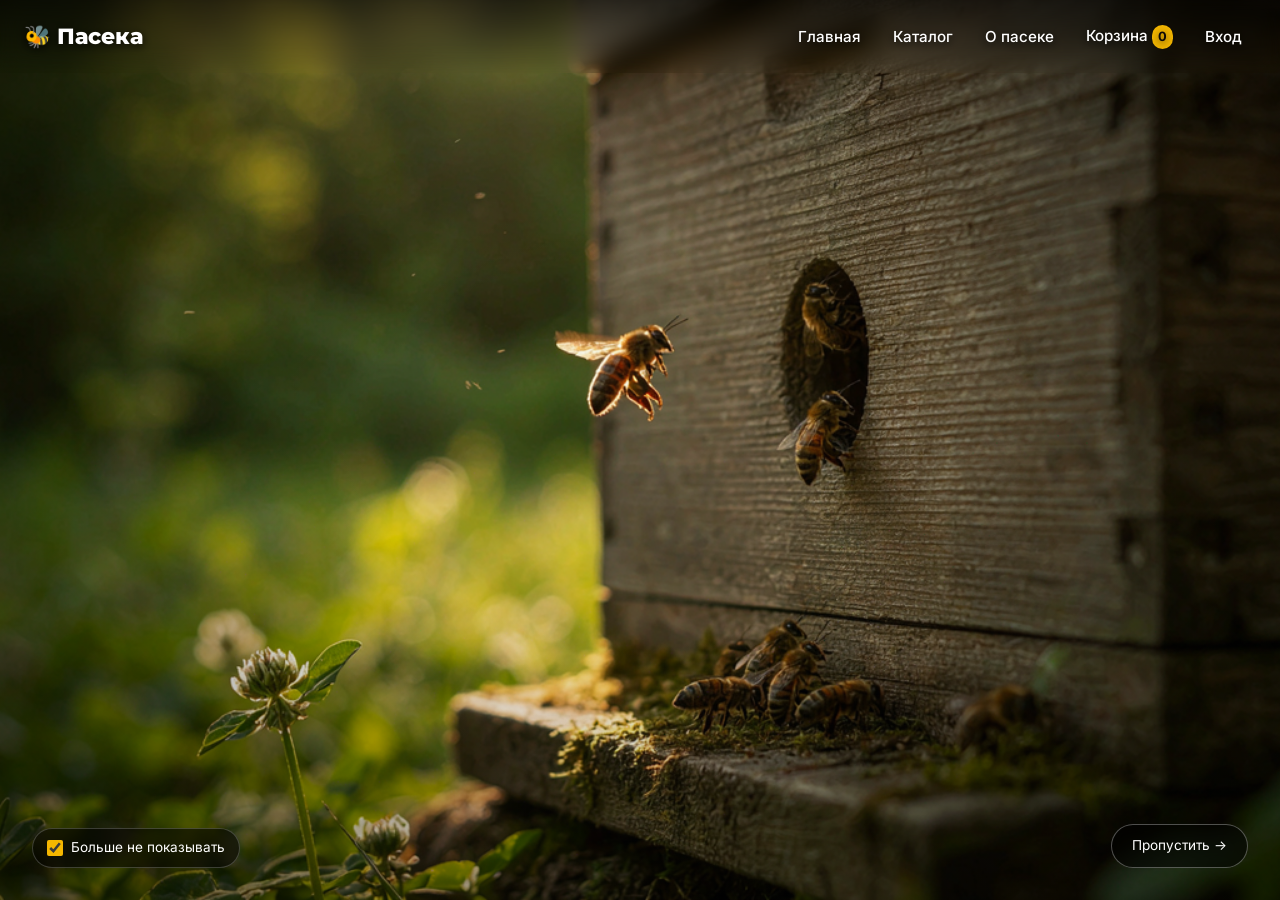
<file: index.html>
<!DOCTYPE html>
<html lang="ru">
<head>
    <meta charset="UTF-8">
    <meta name="viewport" content="width=device-width, initial-scale=1.0">
    <title>Пасека — натуральный мёд</title>
    <link rel="preconnect" href="https://fonts.googleapis.com">
    <link rel="preconnect" href="https://fonts.gstatic.com" crossorigin>
    <link href="https://fonts.googleapis.com/css2?family=Inter:wght@400;500;600&family=Montserrat:wght@700;800&display=swap" rel="stylesheet">
    <!-- Относительные пути к стилям -->
    <link rel="stylesheet" href="css/style.css">
    <link rel="stylesheet" href="css/hive.css">
</head>
<body class="hive-theme">

<header class="site-header">
    <a href="index.html" class="logo">🐝 Пасека</a>
    <nav class="site-nav">
        <a href="index.html">Главная</a>
        <a href="catalog.html">Каталог</a>
        <a href="about.html">О пасеке</a>
        <a href="cart.html">Корзина<span id="cart-count">0</span></a>
        <span id="auth-nav" style="display:inline-flex; gap:4px; align-items:center;"></span>
    </nav>
    <script>
    document.addEventListener('DOMContentLoaded', () => {
        const authNav = document.getElementById('auth-nav');
        if (!authNav) return;
        const user = JSON.parse(localStorage.getItem('current_user') || 'null');
        if (user) {
            if (user.role === 'admin') {
                authNav.innerHTML = `<a href="admin.html" style="color: var(--primary); font-weight: bold;">⚙️ Админ-панель</a><a href="#" id="logout-btn" style="color: #ff6b6b;">Выход</a>`;
            } else {
                authNav.innerHTML = `<a href="profile.html" style="color: var(--primary);">👤 ${user.name}</a><a href="#" id="logout-btn" style="color: #ff6b6b;">Выход</a>`;
            }
            document.getElementById('logout-btn').addEventListener('click', (e) => {
                e.preventDefault(); localStorage.removeItem('current_user'); window.location.href = 'index.html';
            });
        } else {
            authNav.innerHTML = `<a href="login.html">Вход</a>`;
        }
    });
    </script>
</header>

<main class="container" style="padding: 0; max-width: none;">
    <section class="hive-hero" id="hive-hero">
        
        <!-- ВИДЕО-ИНТРО -->
        <div class="hive-video" id="hive-video">
            <video id="hive-video-el" class="hive-video__el" autoplay muted playsinline poster="img/hive-outside.jpg">
                <source src="img/hive-intro.mp4" type="video/mp4">
            </video>
            <div class="hive-video__vignette"></div>
            <button class="hive-skip" id="hive-skip" type="button">Пропустить →</button>
            <label class="hive-video__dontshow">
                <input type="checkbox" id="hive-dontshow" checked> 
                <span>Больше не показывать</span>
            </label>
        </div>

        <!-- ФОН С СОТАМИ -->
        <div class="hive-scene" id="hive-inside">
            <div class="hive-scene__bg" style="background-image: url('img/hive-inside.jpg');"></div>
            <div class="hive-scene__vignette"></div>
            
            <div class="hive-content">
                <h1 class="hive-title">Что ищем в улье?</h1>
                <p class="hive-subtitle">Выберите категорию — и пчела покажет дорогу</p>
                
                <!-- Меню-соты (статичное, без PHP) -->
                <div class="honeycomb-menu">
                    <a href="catalog.html" class="hex">
                        <span class="face">Все</span>
                    </a>
                    <a href="catalog.html?category=1" class="hex">
                        <span class="face">Мёд</span>
                    </a>
                    <a href="catalog.html?category=2" class="hex">
                        <span class="face">Свечи и воск</span>
                    </a>
                    <a href="catalog.html?category=3" class="hex">
                        <span class="face">Подарочные наборы</span>
                    </a>
                </div>
            </div>
        </div>
    </section>
</main>

<footer class="site-footer">
    © 2026 Пасека. Все права защищены.
</footer>

<!-- Подключаем скрипты -->
<script src="js/main.js"></script>
<script src="js/hive.js"></script>
</body>
</html>
</file>
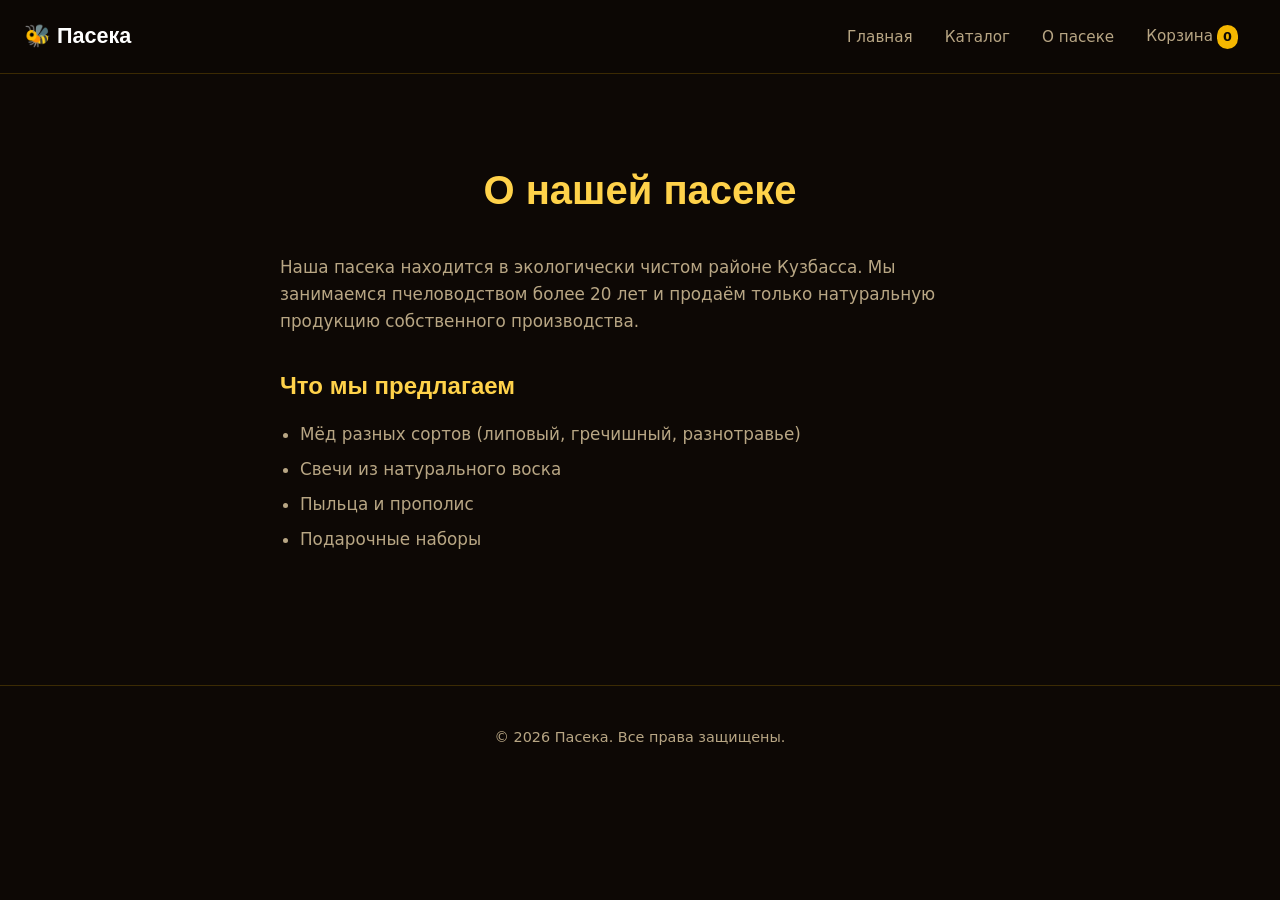
<file: about.html>
<!DOCTYPE html>
<html lang="ru">
<head>
    <meta charset="UTF-8">
    <meta name="viewport" content="width=device-width, initial-scale=1.0">
    <title>О пасеке — Пасека</title>
    <link rel="stylesheet" href="css/style.css">
</head>
<body class="hive-theme">
<header class="site-header">
    <a href="index.html" class="logo">🐝 Пасека</a>
    <nav class="site-nav">
        <a href="index.html">Главная</a>
        <a href="catalog.html">Каталог</a>
        <a href="about.html">О пасеке</a>
        <a href="cart.html">Корзина<span id="cart-count">0</span></a>
        <span id="auth-nav"></span>
    </nav>
</header>

<main class="container">
    <section class="section" style="padding: 60px 20px;">
        <div style="max-width: 720px; margin: 0 auto;">
            <h1 style="text-align:center; margin-bottom: 32px;">О нашей пасеке</h1>
            <p style="margin-bottom: 24px; font-size: 1.05rem;">Наша пасека находится в экологически чистом районе Кузбасса. Мы занимаемся пчеловодством более 20 лет и продаём только натуральную продукцию собственного производства.</p>
            <h2 style="margin: 32px 0 16px;">Что мы предлагаем</h2>
            <ul style="margin-left: 20px; color: var(--text-muted); font-size: 1.05rem;">
                <li style="margin-bottom: 8px;">Мёд разных сортов (липовый, гречишный, разнотравье)</li>
                <li style="margin-bottom: 8px;">Свечи из натурального воска</li>
                <li style="margin-bottom: 8px;">Пыльца и прополис</li>
                <li style="margin-bottom: 8px;">Подарочные наборы</li>
            </ul>
        </div>
    </section>
</main>

<footer class="site-footer">
    © 2026 Пасека. Все права защищены.
</footer>

<script src="js/main.js"></script>
</body>
</html>
</file>
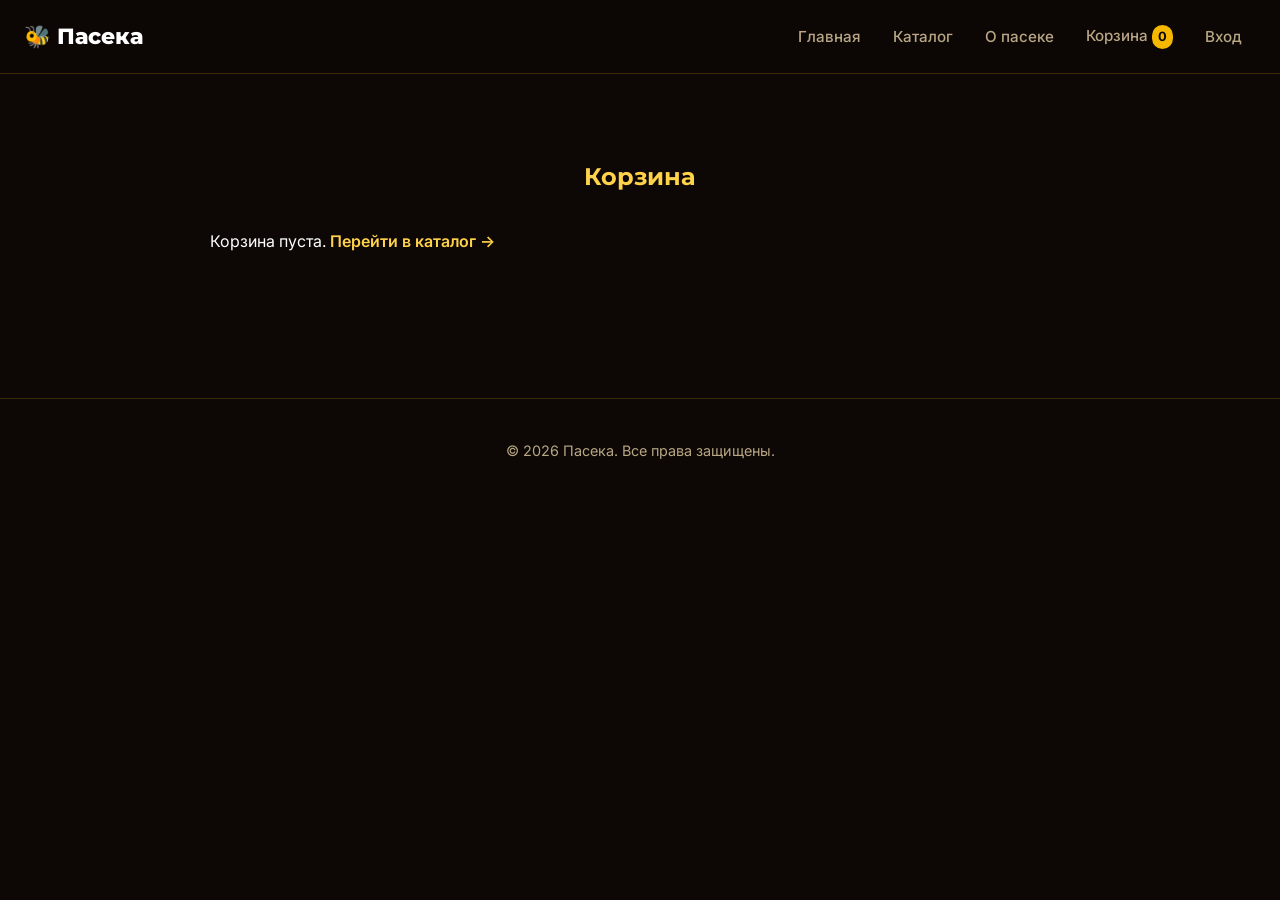
<file: cart.html>
<!DOCTYPE html>
<html lang="ru">
<head>
    <meta charset="UTF-8">
    <meta name="viewport" content="width=device-width, initial-scale=1.0">
    <title>Корзина — Пасека</title>
    <link rel="preconnect" href="https://fonts.googleapis.com">
    <link rel="preconnect" href="https://fonts.gstatic.com" crossorigin>
    <link href="https://fonts.googleapis.com/css2?family=Inter:wght@400;500;600&family=Montserrat:wght@700;800&display=swap" rel="stylesheet">
    <!-- Относительный путь к CSS -->
    <link rel="stylesheet" href="css/style.css">
</head>
<body class="hive-theme">
<header class="site-header">
    <a href="index.html" class="logo">🐝 Пасека</a>
    <nav class="site-nav">
        <a href="index.html">Главная</a>
        <a href="catalog.html">Каталог</a>
        <a href="about.html">О пасеке</a>
        <a href="cart.html">Корзина<span id="cart-count">0</span></a>
        <span id="auth-nav" style="display:inline-flex; gap:4px; align-items:center;"></span>
    </nav>
    <script>
    document.addEventListener('DOMContentLoaded', () => {
        const authNav = document.getElementById('auth-nav');
        if (!authNav) return;
        const user = JSON.parse(localStorage.getItem('current_user') || 'null');
        if (user) {
            if (user.role === 'admin') {
                authNav.innerHTML = `<a href="admin.html" style="color: var(--primary); font-weight: bold;">⚙️ Админ-панель</a><a href="#" id="logout-btn" style="color: #ff6b6b;">Выход</a>`;
            } else {
                authNav.innerHTML = `<a href="profile.html" style="color: var(--primary);">👤 ${user.name}</a><a href="#" id="logout-btn" style="color: #ff6b6b;">Выход</a>`;
            }
            document.getElementById('logout-btn').addEventListener('click', (e) => {
                e.preventDefault(); localStorage.removeItem('current_user'); window.location.href = 'index.html';
            });
        } else {
            authNav.innerHTML = `<a href="login.html">Вход</a>`;
        }
    });
    </script>
</header>

<main class="container">
    <section class="cart-page">
        <h1>Корзина</h1>
        <div id="cart-empty" class="hidden">
            <p>Корзина пуста. <a href="catalog.html" style="color: var(--primary-hover); font-weight: 600;">Перейти в каталог →</a></p>
        </div>
        <div id="cart-content" class="hidden">
            <table class="cart-table">
                <thead>
                    <tr>
                        <th>Товар</th>
                        <th>Цена</th>
                        <th>Количество</th>
                        <th>Сумма</th>
                        <th></th>
                    </tr>
                </thead>
                <tbody id="cart-items"></tbody>
                <tfoot>
                    <tr>
                        <td colspan="3" class="right"><strong>Итого:</strong></td>
                        <td colspan="2"><strong id="cart-total">0 ₽</strong></td>
                    </tr>
                </tfoot>
            </table>
            
            <h2 style="margin: 32px 0 20px;">Оформление заказа</h2>
            <form id="order-form" class="order-form">
                <label>Имя *<input type="text" name="name" required maxlength="100"></label>
                <label>Телефон *<input type="tel" name="phone" required maxlength="20" placeholder="+7 (999) 123-45-67" pattern="[\d\s\+\-\(\)]{10,20}" title="Введите корректный номер"></label>
                <label>Адрес доставки *<textarea name="address" required rows="3" maxlength="500"></textarea></label>
                <label>Комментарий<textarea name="comment" rows="2" maxlength="500"></textarea></label>
                <button type="submit">Оформить заказ</button>
                <p id="order-message"></p>
            </form>
        </div>
    </section>
</main> <!-- Закрывающий тег main -->

<footer class="site-footer">
    © 2026 Пасека. Все права защищены.
</footer>

<!-- Относительные пути к скриптам -->
<script src="js/main.js"></script>
<!-- Скрипт hive.js здесь не нужен, так как видео-интро есть только на главной -->
</body>
</html>
</file>
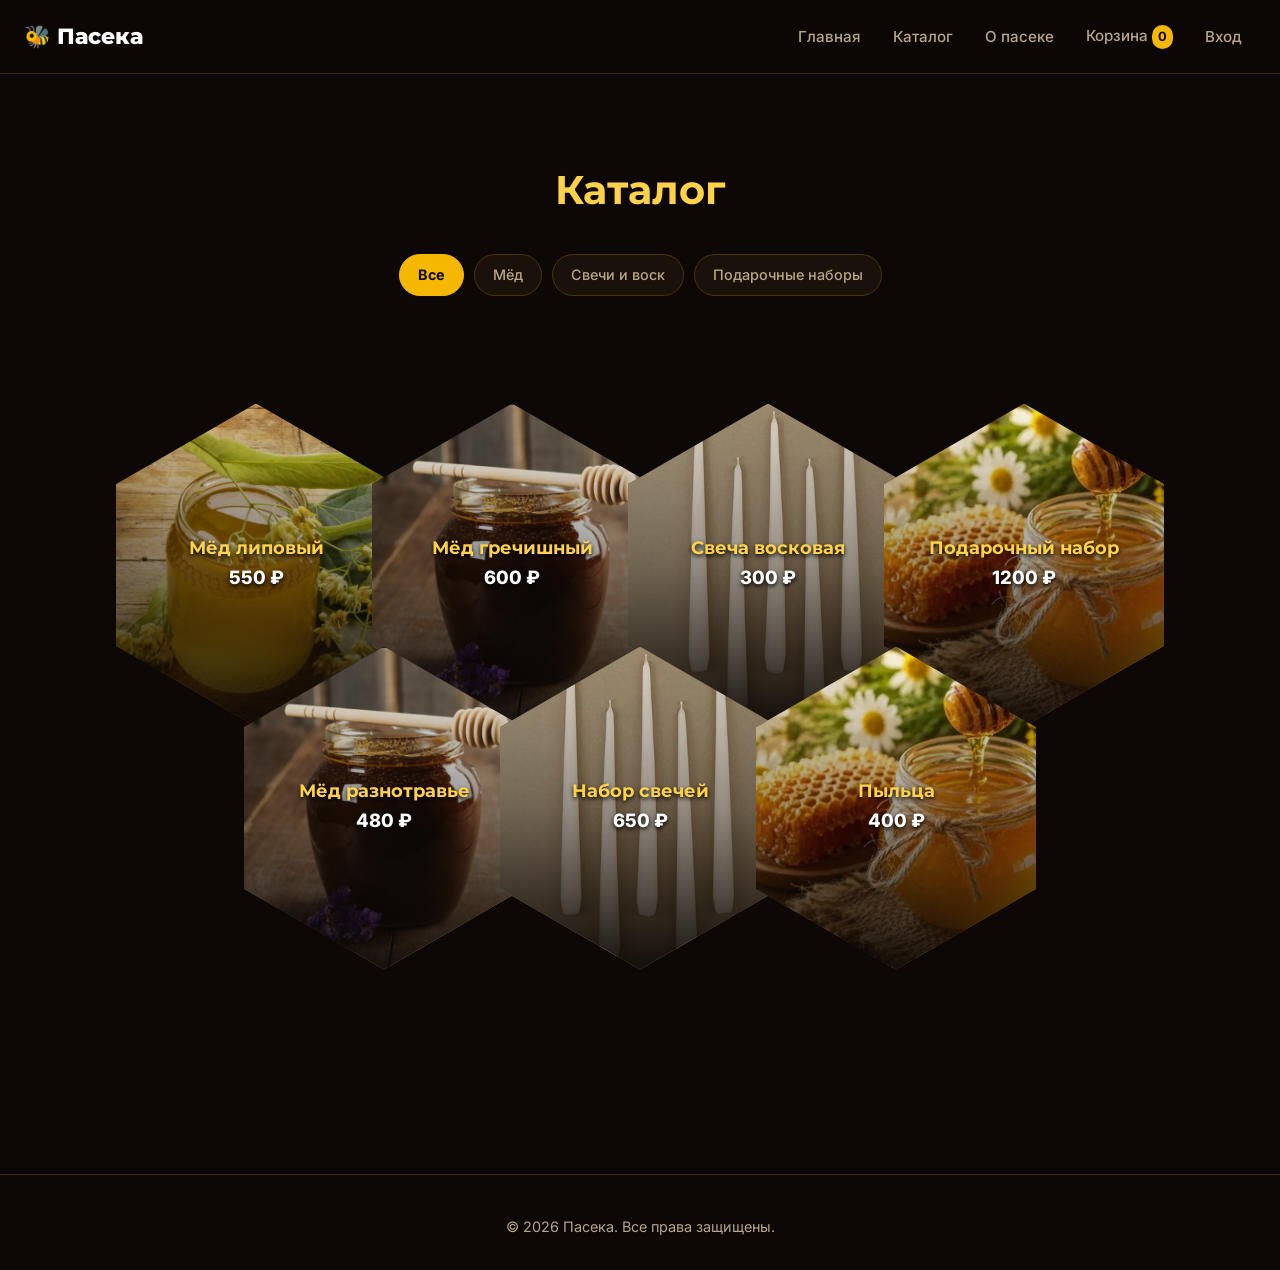
<file: catalog.html>
<!DOCTYPE html>
<html lang="ru">
<head>
    <meta charset="UTF-8">
    <meta name="viewport" content="width=device-width, initial-scale=1.0">
    <title>Каталог — Пасека</title>
    <link rel="preconnect" href="https://fonts.googleapis.com">
    <link rel="preconnect" href="https://fonts.gstatic.com" crossorigin>
    <link href="https://fonts.googleapis.com/css2?family=Inter:wght@400;500;600&family=Montserrat:wght@700;800&display=swap" rel="stylesheet">
    <!-- Относительный путь к CSS -->
    <link rel="stylesheet" href="css/style.css">
</head>
<body class="hive-theme">
<header class="site-header">
    <a href="index.html" class="logo">🐝 Пасека</a>
    <nav class="site-nav">
        <a href="index.html">Главная</a>
        <a href="catalog.html">Каталог</a>
        <a href="about.html">О пасеке</a>
        <a href="cart.html">Корзина<span id="cart-count">0</span></a>
        <span id="auth-nav" style="display:inline-flex; gap:4px; align-items:center;"></span>
    </nav>
    <script>
    document.addEventListener('DOMContentLoaded', () => {
        const authNav = document.getElementById('auth-nav');
        if (!authNav) return;
        const user = JSON.parse(localStorage.getItem('current_user') || 'null');
        if (user) {
            if (user.role === 'admin') {
                authNav.innerHTML = `<a href="admin.html" style="color: var(--primary); font-weight: bold;">⚙️ Админ-панель</a><a href="#" id="logout-btn" style="color: #ff6b6b;">Выход</a>`;
            } else {
                authNav.innerHTML = `<a href="profile.html" style="color: var(--primary);">👤 ${user.name}</a><a href="#" id="logout-btn" style="color: #ff6b6b;">Выход</a>`;
            }
            document.getElementById('logout-btn').addEventListener('click', (e) => {
                e.preventDefault(); localStorage.removeItem('current_user'); window.location.href = 'index.html';
            });
        } else {
            authNav.innerHTML = `<a href="login.html">Вход</a>`;
        }
    });
    </script>
</header>

<main class="container">
    <section class="catalog-page">
        <h1>Каталог</h1>
        
        <!-- Кнопки категорий (статические ссылки) -->
        <nav class="categories">
            <a href="catalog.html" id="cat-all">Все</a>
            <a href="catalog.html?category=1" id="cat-1">Мёд</a>
            <a href="catalog.html?category=2" id="cat-2">Свечи и воск</a>
            <a href="catalog.html?category=3" id="cat-3">Подарочные наборы</a>
        </nav>
        
        <!-- Сюда JavaScript будет вставлять карточки товаров -->
        <div class="honeycomb-grid" id="catalog-grid"></div>
    </section>
</main>

<footer class="site-footer">
    © 2026 Пасека. Все права защищены.
</footer>

<script src="js/main.js"></script>
<!-- Подключаем скрипт для каталога -->
<script src="js/catalog.js"></script>
</body>
</html>
</file>
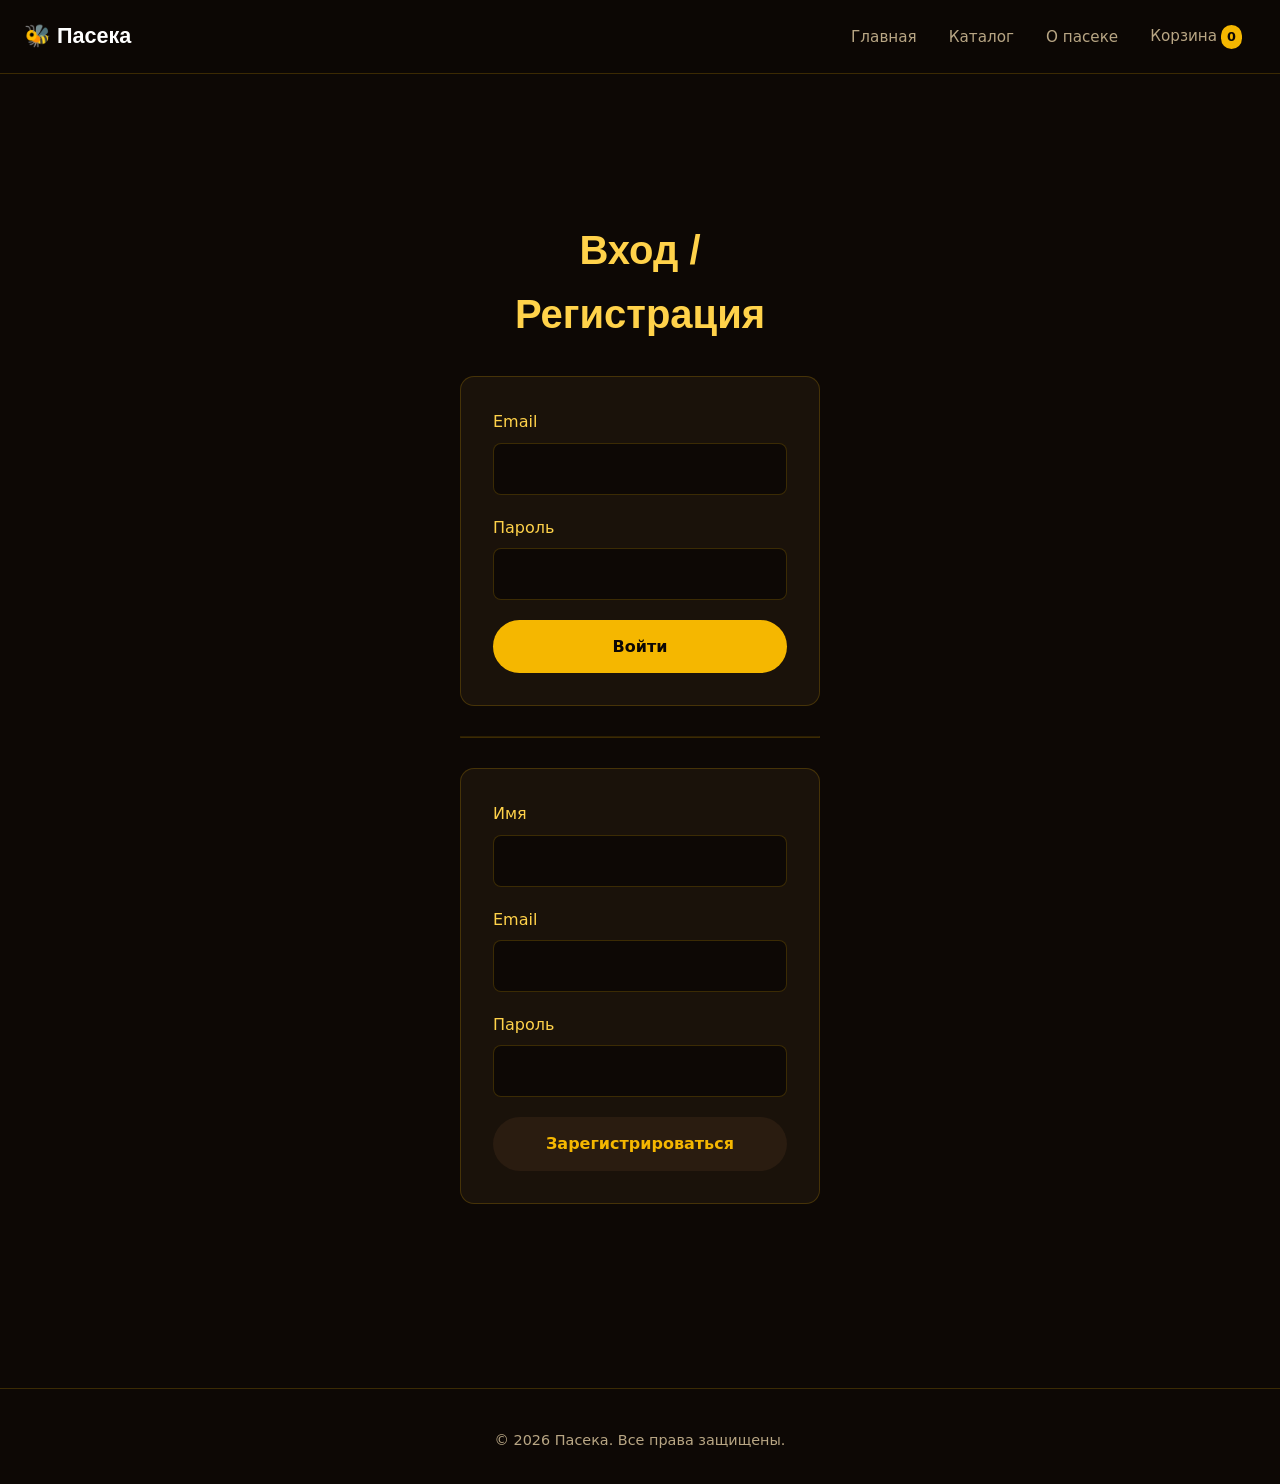
<file: login.html>
<!DOCTYPE html>
<html lang="ru">
<head>
    <meta charset="UTF-8">
    <meta name="viewport" content="width=device-width, initial-scale=1.0">
    <title>Вход — Пасека</title>
    <link rel="stylesheet" href="css/style.css">
</head>
<body class="hive-theme">
<header class="site-header">
    <a href="index.html" class="logo">🐝 Пасека</a>
    <nav class="site-nav">
        <a href="index.html">Главная</a>
        <a href="catalog.html">Каталог</a>
        <a href="about.html">О пасеке</a>
        <a href="cart.html">Корзина<span id="cart-count">0</span></a>
    </nav>
</header>

<main class="container">
    <section class="section" style="max-width: 400px; margin: 60px auto;">
        <h1 style="text-align:center; margin-bottom: 30px;">Вход / Регистрация</h1>
        <p id="auth-msg" style="text-align:center; margin-bottom: 20px; font-weight: bold;"></p>
        
        <!-- Форма входа -->
        <form id="login-form" class="order-form" style="max-width: 100%;">
            <label>Email <input type="email" id="login-email" required></label>
            <label>Пароль <input type="password" id="login-pass" required></label>
            <button type="submit" class="btn-add">Войти</button>
        </form>
        
        <hr style="border-color: var(--border); margin: 30px 0;">
        
        <!-- Форма регистрации -->
        <form id="register-form" class="order-form" style="max-width: 100%;">
            <label>Имя <input type="text" id="reg-name" required></label>
            <label>Email <input type="email" id="reg-email" required></label>
            <label>Пароль <input type="password" id="reg-pass" required></label>
            <button type="submit" class="btn-add" style="background: var(--surface-2); color: var(--primary);">Зарегистрироваться</button>
        </form>
    </section>
</main>

<footer class="site-footer">
    © 2026 Пасека. Все права защищены.
</footer>

<script src="js/auth.js"></script>
<script>
document.addEventListener('DOMContentLoaded', () => {
    const msg = document.getElementById('auth-msg');

    document.getElementById('login-form').addEventListener('submit', (e) => {
        e.preventDefault();
        const res = auth.login(document.getElementById('login-email').value, document.getElementById('login-pass').value);
        if (res.success) {
            window.location.href = res.role === 'admin' ? 'admin.html' : 'profile.html';
        } else {
            msg.textContent = res.error; 
            msg.style.color = '#ff6b6b';
        }
    });

    document.getElementById('register-form').addEventListener('submit', (e) => {
        e.preventDefault();
        const res = auth.register(document.getElementById('reg-name').value, document.getElementById('reg-email').value, document.getElementById('reg-pass').value);
        if (res.success) { 
            msg.textContent = 'Успешно! Теперь можете войти.'; 
            msg.style.color = '#4ade80'; 
        } else { 
            msg.textContent = res.error; 
            msg.style.color = '#ff6b6b'; 
        }
    });
});
</script>
</body>
</html>
</file>
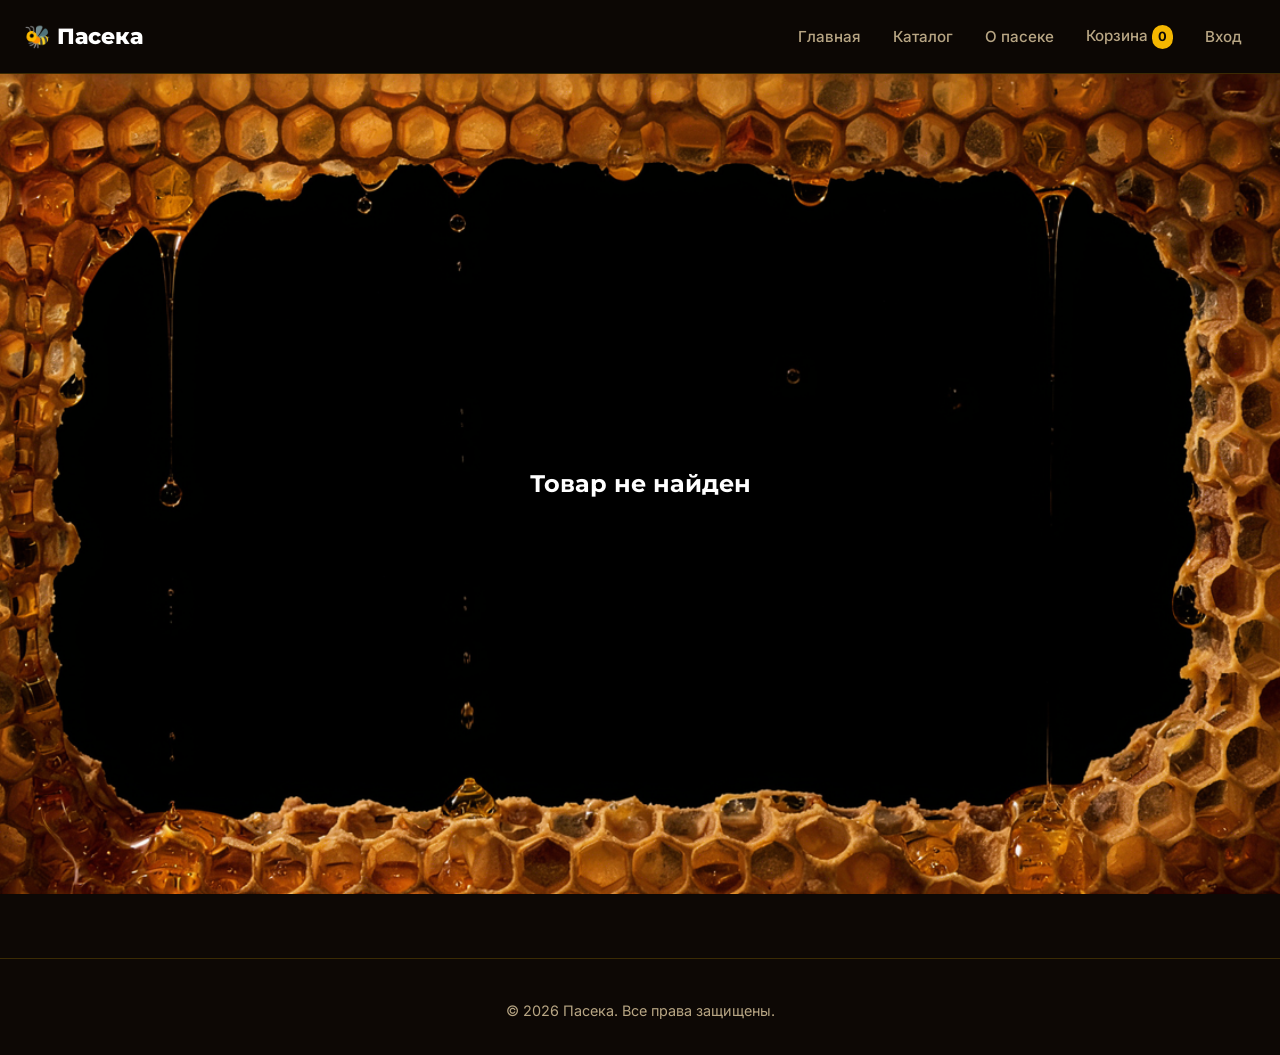
<file: product.html>
<!DOCTYPE html>
<html lang="ru">
<head>
    <meta charset="UTF-8">
    <meta name="viewport" content="width=device-width, initial-scale=1.0">
    <title>Товар — Пасека</title>
    <link rel="preconnect" href="https://fonts.googleapis.com">
    <link rel="preconnect" href="https://fonts.gstatic.com" crossorigin>
    <link href="https://fonts.googleapis.com/css2?family=Inter:wght@400;500;600&family=Montserrat:wght@700;800&display=swap" rel="stylesheet">
    <link rel="stylesheet" href="css/style.css">
</head>
<body class="hive-theme">
<header class="site-header">
    <a href="index.html" class="logo">🐝 Пасека</a>
    <nav class="site-nav">
        <a href="index.html">Главная</a>
        <a href="catalog.html">Каталог</a>
        <a href="about.html">О пасеке</a>
        <a href="cart.html">Корзина<span id="cart-count">0</span></a>
        <span id="auth-nav" style="display:inline-flex; gap:4px; align-items:center;"></span>
    </nav>
    <script>
    document.addEventListener('DOMContentLoaded', () => {
        const authNav = document.getElementById('auth-nav');
        if (!authNav) return;
        const user = JSON.parse(localStorage.getItem('current_user') || 'null');
        if (user) {
            if (user.role === 'admin') {
                authNav.innerHTML = `<a href="admin.html" style="color: var(--primary); font-weight: bold;">⚙️ Админ-панель</a><a href="#" id="logout-btn" style="color: #ff6b6b;">Выход</a>`;
            } else {
                authNav.innerHTML = `<a href="profile.html" style="color: var(--primary);">👤 ${user.name}</a><a href="#" id="logout-btn" style="color: #ff6b6b;">Выход</a>`;
            }
            document.getElementById('logout-btn').addEventListener('click', (e) => {
                e.preventDefault(); localStorage.removeItem('current_user'); window.location.href = 'index.html';
            });
        } else {
            authNav.innerHTML = `<a href="login.html">Вход</a>`;
        }
    });
    </script>
</header>

<main class="container">
    <!-- Сюда JS вставит карточку товара -->
    <section class="product-page" id="product-page" style="background-image: url('img/honey-full-bg.jpg');">
        <div class="product-layout" id="product-layout">
            <p style="color: white;">Загрузка...</p>
        </div>
    </section>
</main>

<footer class="site-footer">
    © 2026 Пасека. Все права защищены.
</footer>

<script src="js/main.js"></script>
<!-- Скрипт для отрисовки товара (создай файл js/product.js) -->
<script src="js/product.js"></script>
</body>
</html>
</file>
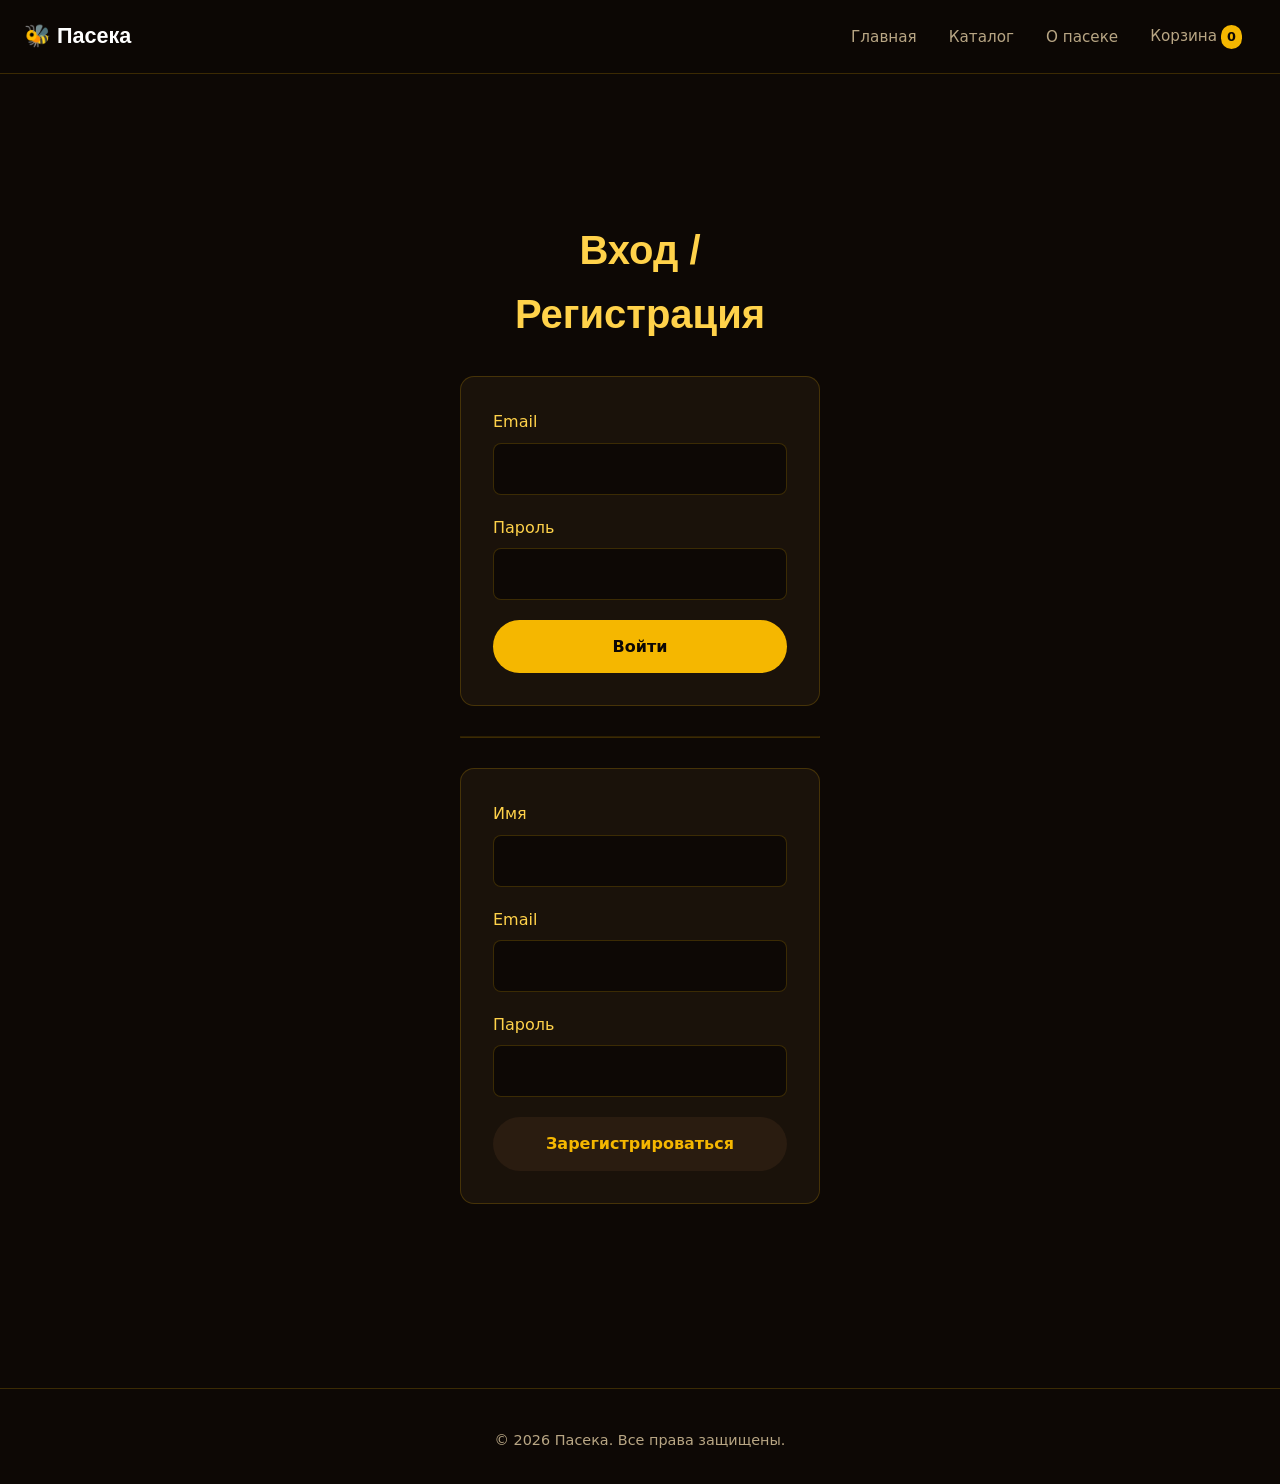
<file: profile.html>
<!DOCTYPE html>
<html lang="ru">
<head>
    <meta charset="UTF-8">
    <meta name="viewport" content="width=device-width, initial-scale=1.0">
    <title>Личный кабинет — Пасека</title>
    <link rel="stylesheet" href="css/style.css">
</head>
<body class="hive-theme">
<header class="site-header">
    <a href="index.html" class="logo">🐝 Пасека</a>
    <nav class="site-nav">
        <a href="index.html">Главная</a>
        <a href="catalog.html">Каталог</a>
        <a href="about.html">О пасеке</a>
        <a href="cart.html">Корзина<span id="cart-count">0</span></a>
    </nav>
</header>

<main class="container">
    <section class="section" style="max-width: 800px; margin: 0 auto;">
        <h1>Личный кабинет</h1>
        <div id="profile-content"><p>Загрузка...</p></div>
    </section>
</main>

<footer class="site-footer">
    © 2026 Пасека. Все права защищены.
</footer>

<script src="js/auth.js"></script>
<script>
document.addEventListener('DOMContentLoaded', () => {
    // Проверяем, авторизован ли пользователь
    const user = auth.getCurrentUser();
    
    // Если НЕТ — перекидываем на страницу ВХОДА
    if (!user) { 
        window.location.href = 'login.html'; 
        return; 
    }

    const content = document.getElementById('profile-content');
    
    // Получаем заказы из localStorage
    const myOrderIds = JSON.parse(localStorage.getItem('my_orders') || '[]');
    const allOrders = JSON.parse(localStorage.getItem('paseka_orders') || '[]');
    
    let ordersHtml = '<p style="color:var(--text-muted)">Вы пока не сделали ни одного заказа.</p>';
    
    if (myOrderIds.length > 0) {
        const myOrders = allOrders.filter(o => myOrderIds.includes(o.id));
        if (myOrders.length > 0) {
            ordersHtml = `<table class="cart-table" style="margin-top: 20px;"><thead><tr><th>№</th><th>Дата</th><th>Сумма</th><th>Статус</th></tr></thead><tbody>
            ${myOrders.map(o => {
                let sColor = o.status === 'approved' ? '#4ade80' : (o.status === 'rejected' ? '#ff6b6b' : '#f5b700');
                let sText = o.status === 'approved' ? 'Одобрен' : (o.status === 'rejected' ? 'Отклонен' : 'В обработке');
                return `<tr><td>#${o.id}</td><td>${new Date(o.created_at).toLocaleDateString('ru-RU')}</td><td>${o.total} ₽</td><td><span style="color: ${sColor}">${sText}</span></td></tr>`;
            }).join('')}
            </tbody></table>`;
        }
    }

    // Выводим данные пользователя и заказы
    content.innerHTML = `
        <p style="font-size:1.2rem; margin-bottom:20px;">Привет, <strong style="color:var(--primary)">${user.name}</strong>!</p>
        <h2 style="margin-bottom:20px;">Мои заказы</h2>
        ${ordersHtml}
    `;
});
</script>
</body>
</html>
</file>
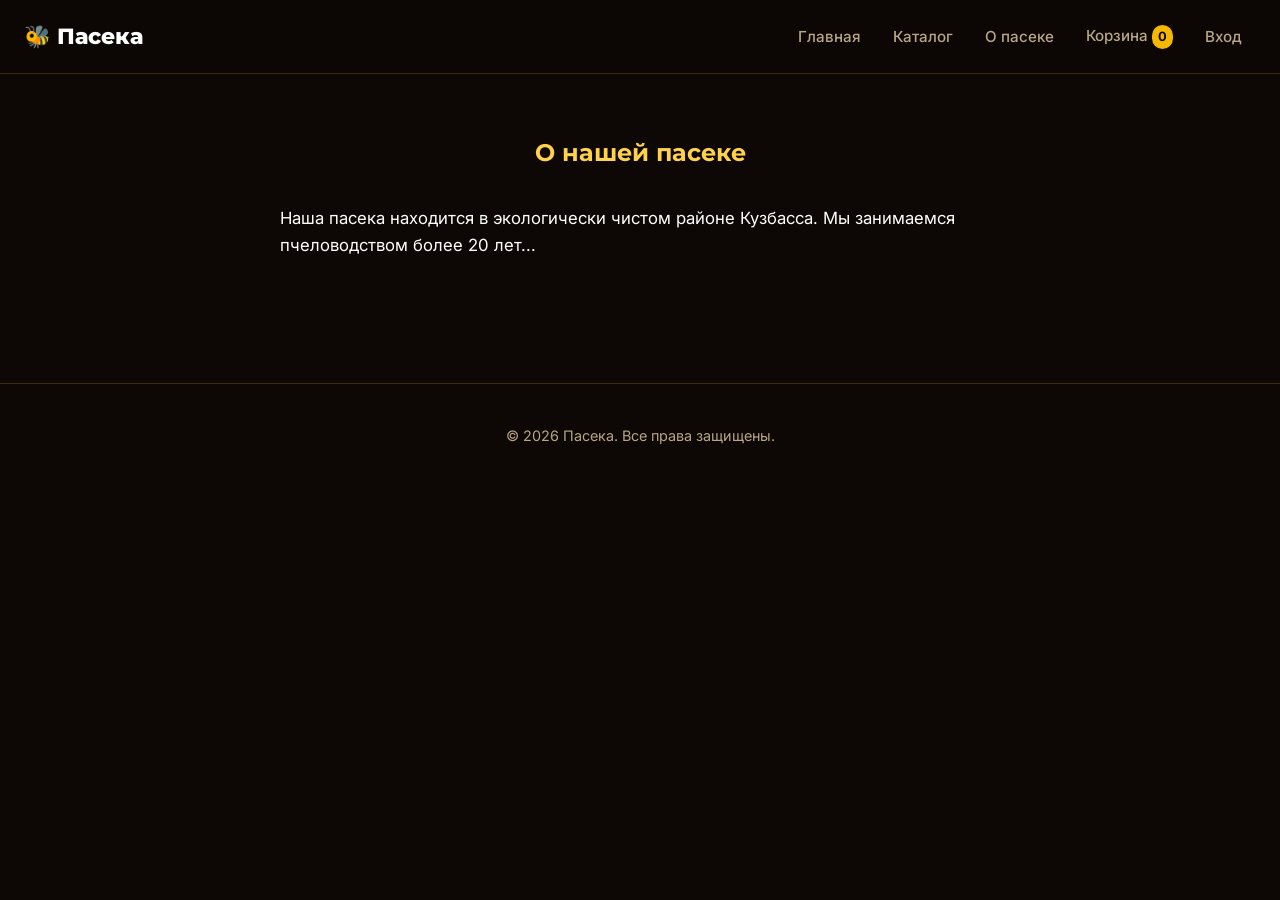
<file: public_html/about.html>
<!DOCTYPE html>
<html lang="ru">
<head>
    <meta charset="UTF-8">
    <meta name="viewport" content="width=device-width, initial-scale=1.0">
    <title>Корзина — Пасека</title>
    <link rel="preconnect" href="https://fonts.googleapis.com">
    <link rel="preconnect" href="https://fonts.gstatic.com" crossorigin>
    <link href="https://fonts.googleapis.com/css2?family=Inter:wght@400;500;600&family=Montserrat:wght@700;800&display=swap" rel="stylesheet">
    <!-- Относительный путь к CSS -->
    <link rel="stylesheet" href="css/style.css">
</head>
<body class="hive-theme">
<header class="site-header">
    <a href="index.html" class="logo">🐝 Пасека</a>
    <nav class="site-nav">
        <a href="index.html">Главная</a>
        <a href="catalog.html">Каталог</a>
        <a href="about.html">О пасеке</a>
        <a href="cart.html">Корзина<span id="cart-count">0</span></a>
        <span id="auth-nav" style="display:inline-flex; gap:4px; align-items:center;"></span>
    </nav>
    <script>
    document.addEventListener('DOMContentLoaded', () => {
        const authNav = document.getElementById('auth-nav');
        if (!authNav) return;
        const user = JSON.parse(localStorage.getItem('current_user') || 'null');
        if (user) {
            if (user.role === 'admin') {
                authNav.innerHTML = `<a href="admin.html" style="color: var(--primary); font-weight: bold;">⚙️ Админ-панель</a><a href="#" id="logout-btn" style="color: #ff6b6b;">Выход</a>`;
            } else {
                authNav.innerHTML = `<a href="profile.html" style="color: var(--primary);">👤 ${user.name}</a><a href="#" id="logout-btn" style="color: #ff6b6b;">Выход</a>`;
            }
            document.getElementById('logout-btn').addEventListener('click', (e) => {
                e.preventDefault(); localStorage.removeItem('current_user'); window.location.href = 'index.html';
            });
        } else {
            authNav.innerHTML = `<a href="login.html">Вход</a>`;
        }
    });
    </script>
</header>

<section class="section" style="padding: 60px 20px;">
    <div style="max-width: 720px; margin: 0 auto;">
        <h1 style="text-align:center; margin-bottom: 32px;">О нашей пасеке</h1>
        <p style="margin-bottom: 24px; font-size: 1.05rem;">Наша пасека находится в экологически чистом районе Кузбасса. Мы занимаемся пчеловодством более 20 лет...</p>
    </div>
</section>
<footer class="site-footer">
    © 2026 Пасека. Все права защищены.
</footer>

<!-- Относительные пути к скриптам -->
<script src="js/main.js"></script>
</file>
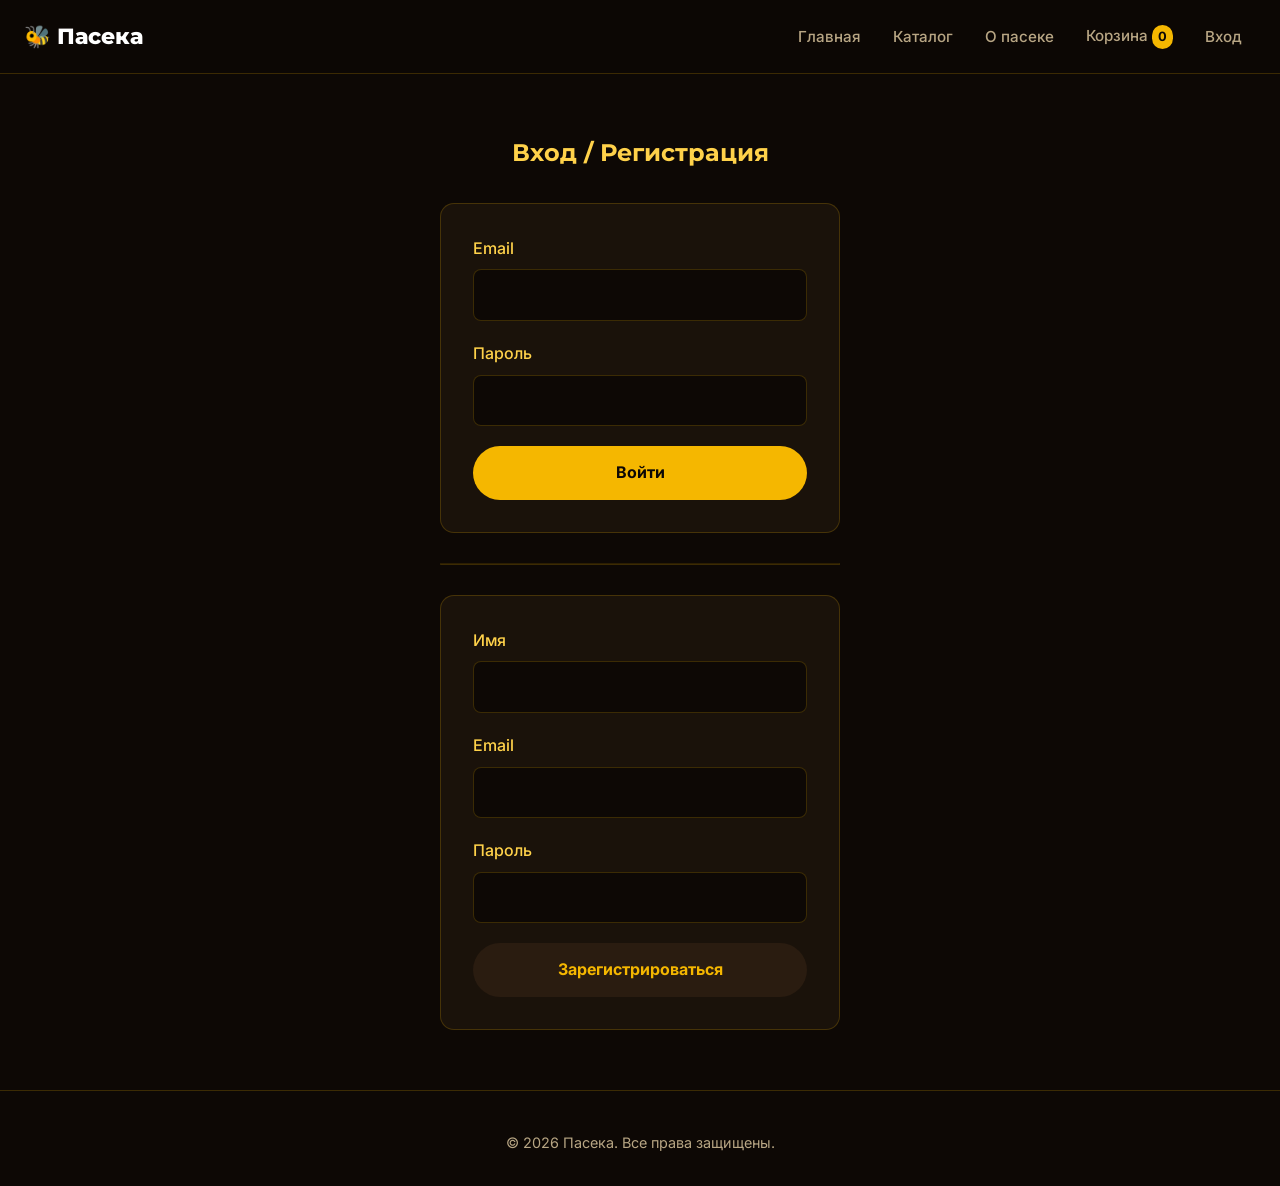
<file: public_html/login.html>
<!DOCTYPE html>
<html lang="ru">
<head>
    <meta charset="UTF-8">
    <meta name="viewport" content="width=device-width, initial-scale=1.0">
    <title>Вход — Пасека</title>
    <link rel="preconnect" href="https://fonts.googleapis.com">
    <link rel="preconnect" href="https://fonts.gstatic.com" crossorigin>
    <link href="https://fonts.googleapis.com/css2?family=Inter:wght@400;500;600&family=Montserrat:wght@700;800&display=swap" rel="stylesheet">
    <!-- Относительный путь к CSS -->
    <link rel="stylesheet" href="css/style.css">
</head>
<body class="hive-theme">
<header class="site-header">
    <a href="index.html" class="logo">🐝 Пасека</a>
    <nav class="site-nav">
        <a href="index.html">Главная</a>
        <a href="catalog.html">Каталог</a>
        <a href="about.html">О пасеке</a>
        <a href="cart.html">Корзина<span id="cart-count">0</span></a>
        <span id="auth-nav" style="display:inline-flex; gap:4px; align-items:center;"></span>
    </nav>
    <script>
    document.addEventListener('DOMContentLoaded', () => {
        const authNav = document.getElementById('auth-nav');
        if (!authNav) return;
        const user = JSON.parse(localStorage.getItem('current_user') || 'null');
        if (user) {
            if (user.role === 'admin') {
                authNav.innerHTML = `<a href="admin.html" style="color: var(--primary); font-weight: bold;">⚙️ Админ-панель</a><a href="#" id="logout-btn" style="color: #ff6b6b;">Выход</a>`;
            } else {
                authNav.innerHTML = `<a href="profile.html" style="color: var(--primary);">👤 ${user.name}</a><a href="#" id="logout-btn" style="color: #ff6b6b;">Выход</a>`;
            }
            document.getElementById('logout-btn').addEventListener('click', (e) => {
                e.preventDefault(); localStorage.removeItem('current_user'); window.location.href = 'index.html';
            });
        } else {
            authNav.innerHTML = `<a href="login.html">Вход</a>`;
        }
    });
    </script>
</header>
<section class="section" style="max-width: 400px; margin: 60px auto;">
    <h1 style="text-align:center; margin-bottom: 30px;">Вход / Регистрация</h1>
    <p id="auth-msg" style="text-align:center; margin-bottom: 20px; font-weight: bold;"></p>
    <form id="login-form" class="order-form" style="max-width: 100%;">
        <label>Email <input type="email" id="login-email" required></label>
        <label>Пароль <input type="password" id="login-pass" required></label>
        <button type="submit" class="btn-add">Войти</button>
    </form>
    <hr style="border-color: var(--border); margin: 30px 0;">
    <form id="register-form" class="order-form" style="max-width: 100%;">
        <label>Имя <input type="text" id="reg-name" required></label>
        <label>Email <input type="email" id="reg-email" required></label>
        <label>Пароль <input type="password" id="reg-pass" required></label>
        <button type="submit" class="btn-add" style="background: var(--surface-2); color: var(--primary);">Зарегистрироваться</button>
    </form>
</section>
<script src="/js/auth.js"></script>
<script>
document.addEventListener('DOMContentLoaded', () => {
    const msg = document.getElementById('auth-msg');
    document.getElementById('login-form').addEventListener('submit', (e) => {
        e.preventDefault();
        const res = auth.login(document.getElementById('login-email').value, document.getElementById('login-pass').value);
        if (res.success) window.location.href = res.role === 'admin' ? '/admin.html' : '/profile.php';
        else { msg.textContent = res.error; msg.style.color = '#ff6b6b'; }
    });
    document.getElementById('register-form').addEventListener('submit', (e) => {
        e.preventDefault();
        const res = auth.register(document.getElementById('reg-name').value, document.getElementById('reg-email').value, document.getElementById('reg-pass').value);
        if (res.success) { msg.textContent = 'Успешно! Теперь можете войти.'; msg.style.color = '#4ade80'; }
        else { msg.textContent = res.error; msg.style.color = '#ff6b6b'; }
    });
});
</script>
<footer class="site-footer">
    © 2026 Пасека. Все права защищены.
</footer>

<!-- Относительные пути к скриптам -->
<script src="js/main.js"></script>
<!-- Скрипт hive.js здесь не нужен, так как видео-интро есть только на главной -->
</body>
</html>
</file>
<file: css/style.css>
/* ============================================
   RESET & BASE (СБРОС СТИЛЕЙ)
   ============================================ */
* { box-sizing: border-box; margin: 0; padding: 0; }
html { scroll-behavior: smooth; -webkit-text-size-adjust: 100%; }
body { min-height: 100vh; overflow-x: hidden; }
img { display: block; max-width: 100%; }
a { color: inherit; text-decoration: none; }
button { font: inherit; cursor: pointer; border: none; background: none; color: inherit; }
input, textarea { font: inherit; }

/* ============================================
   ПЕРЕМЕННЫЕ (ТЕМНАЯ ТЕМА)
   ============================================ */
:root {
  --bg: #0d0805;          
  --surface: #1a120a;     
  --surface-2: #2a1c10;
  --primary: #f5b700;     
  --primary-hover: #ffd24a;
  --text: #ffffff;           
  --text-muted: #b8a684;  
  --border: rgba(245, 183, 0, 0.2); 
  --radius-full: 999px;
  --container: 1160px;
}

body {
    font-family: 'Inter', system-ui, -apple-system, sans-serif;
    color: var(--text);
    background: var(--bg);
    line-height: 1.6;
    -webkit-font-smoothing: antialiased;
}

h1, h2, h3, h4 {
    font-family: 'Montserrat', sans-serif;
    font-weight: 700;
    color: var(--primary-hover);
}

.container {
    max-width: var(--container);
    margin: 0 auto;
    padding: 24px 20px;
}

/* ============================================
   HEADER (ШАПКА)
   ============================================ */
.site-header {
    position: sticky;
    top: 0;
    z-index: 100;
    background: rgba(13, 8, 5, 0.85);
    backdrop-filter: blur(12px);
    border-bottom: 1px solid var(--border);
    padding: 16px 24px;
    display: flex;
    justify-content: space-between;
    align-items: center;
    flex-wrap: wrap;
    gap: 15px;
}

.logo {
    font-family: 'Montserrat', sans-serif;
    font-size: 1.35rem;
    font-weight: 800;
    color: var(--text);
}

.site-nav {
    display: flex;
    gap: 4px;
    align-items: center;
    flex-wrap: wrap;
}

.site-nav a {
    padding: 8px 14px;
    border-radius: var(--radius-full);
    font-weight: 500;
    font-size: 0.95rem;
    color: var(--text-muted);
    transition: all 0.2s;
}

.site-nav a:hover {
    color: var(--primary);
}

#cart-count {
    display: inline-block;
    min-width: 20px;
    padding: 2px 6px;
    background: var(--primary);
    color: var(--bg);
    border-radius: var(--radius-full);
    font-size: 0.8rem;
    font-weight: 700;
    text-align: center;
    margin-left: 4px;
}

/* ============================================
   FOOTER (ПОДВАЛ)
   ============================================ */
.site-footer {
    padding: 40px 24px 32px;
    text-align: center;
    color: var(--text-muted);
    font-size: 0.9rem;
    border-top: 1px solid var(--border);
    background: var(--bg);
    margin-top: 40px;
}

/* ============================================
   КАТАЛОГ (СОТЫ)
   ============================================ */
.catalog-page { padding: 60px 20px 80px; }
.catalog-page h1 { text-align: center; margin-bottom: 32px; font-size: 2.5rem; }

.categories {
    display: flex;
    flex-wrap: wrap;
    justify-content: center;
    gap: 10px;
    margin-bottom: 48px;
}

.categories a {
    padding: 8px 18px;
    background: var(--surface);
    border: 1px solid var(--border);
    border-radius: var(--radius-full);
    font-size: 0.9rem;
    font-weight: 500;
    color: var(--text-muted);
    transition: all 0.2s;
}

.categories a:hover, .categories a.active {
    background: var(--primary);
    border-color: var(--primary);
    color: var(--bg);
    font-weight: 700;
}

/* ============================================
   СЕТКА-СОТЫ (КАТАЛОГ) 4-3
   ============================================ */
.honeycomb-grid {
    display: flex;
    flex-direction: column;
    align-items: center; /* Центрируем ряды */
    padding: 60px 0;
    width: 100%;
}

/* Ряд с сотами */
.hive-row {
    display: flex; 
    flex-direction: row; 
    justify-content: center;
    /* Точный отступ по вертикали для сцепления */
    margin-bottom: -80px; 
}

/* Последний ряд */
.hive-row:last-child {
    margin-bottom: 0;
}

/* Убираем сдвиг полностью, центрирование сделает всё само */
.hive-row--offset {
    transform: none; 
}

/* Сама сота */
.comb-item {
    display: block;
    position: relative;
    width: 280px;
    height: 323px;
    flex-shrink: 0; 
    /* Небольшое налезание по бокам (чтобы не было дырок) */
    margin: 0 -12px; 
    clip-path: polygon(50% 0%, 100% 25%, 100% 75%, 50% 100%, 0% 75%, 0% 25%);
    background: var(--surface-2); 
    z-index: 1;
    transition: transform 0.3s, filter 0.3s;
}

.comb-item:hover {
    transform: scale(1.05);
    z-index: 10;
    filter: brightness(1.2) drop-shadow(0 10px 20px rgba(245, 183, 0, 0.4));
}

/* Внутренности */
.comb-item__inner { width: 100%; height: 100%; position: relative; overflow: hidden; }
.comb-item__inner img { width: 100%; height: 100%; object-fit: cover; transition: transform 0.5s; display: block; }
.comb-item:hover .comb-item__inner img { transform: scale(1.1); }

/* Текст */
.comb-item__info {
    position: absolute; inset: 0;
    background: linear-gradient(to top, rgba(13, 8, 5, 0.95) 0%, rgba(13, 8, 5, 0.4) 50%, transparent 100%);
    display: flex; flex-direction: column; justify-content: center; align-items: center;
    padding: 20px; text-align: center; z-index: 2;
}
.comb-item__info h3 { color: var(--primary-hover); font-size: 1.1rem; margin-bottom: 5px; line-height: 1.2; text-shadow: 0 2px 4px #000; }
.comb-item__info .price { color: #fff; font-weight: 800; font-size: 1.15rem; text-shadow: 0 2px 4px #000; }

/* --- МОБИЛКИ --- */
@media (max-width: 899px) {
    .hive-row {
        flex-wrap: wrap;
        gap: 10px;
        margin-bottom: 10px; 
    }
    .comb-item {
        margin: 0; /* Убираем налезание на телефонах */
    }
}

@media (max-width: 599px) {
    .comb-item { 
        width: 220px; 
        height: 254px; 
    }
}
/* ============================================
   СТРАНИЦА ТОВАРА (С ФОНОМ-РАМКОЙ)
   ============================================ */
.product-page {
    /* Твоя картинка с рамкой */
    background-image: url('../img/honey-full-bg.jpg');
    background-size: cover;
    background-position: center;
    background-repeat: no-repeat;
    background-color: #0d0805; 
    
    min-height: calc(100vh - 80px);
    display: flex;
    align-items: center;
    justify-content: center;
    padding: 40px 20px;
    
    /* МАГИЯ НА ВЕСЬ ЭКРАН */
    width: 100vw;
    margin-left: calc(50% - 50vw);
    margin-right: calc(50% - 50vw);
    margin-top: -24px; /* Убираем отступ от container */
}

/* Чтобы контент не растягивался на всю ширину, а был по центру */
.product-layout {
    display: flex;
    gap: 40px;
    align-items: center;
    justify-content: center;
    max-width: 900px; 
    margin: 0 auto;
    width: 100%;
}

/* Контейнер для картинки */
.product-visual {
    width: 350px;
    height: 400px;
    flex-shrink: 0;
    position: relative;
    /* Убрали скругление и рамку */
}

/* ЗОЛОТАЯ РАМКА-СОТА (рисуется сзади картинки) */
.product-visual::before {
    content: '';
    position: absolute;
    inset: 0;
    /* Золотой градиент */
    background: linear-gradient(135deg, #ffd24a, #f5b700, #c78e00);
    /* Форма шестиугольника */
    clip-path: polygon(50% 0%, 100% 25%, 100% 75%, 50% 100%, 0% 75%, 0% 25%);
    z-index: 1;
    /* Тень и свечение */
    filter: drop-shadow(0 15px 25px rgba(0, 0, 0, 0.8));
    transition: filter 0.3s ease;
}

.product-visual:hover::before {
    filter: drop-shadow(0 0 30px rgba(245, 183, 0, 0.6));
}

/* САМА КАРТИНКА (лежит внутри рамки) */
.product-visual__img {
    position: absolute;
    /* inset: 8px делает отступ от краев, создавая толщину золотой рамки */
    inset: 8px; 
    width: calc(100% - 16px);
    height: calc(100% - 16px);
    object-fit: cover;
    /* Вырезаем такую же форму шестиугольника */
    clip-path: polygon(50% 0%, 100% 25%, 100% 75%, 50% 100%, 0% 75%, 0% 25%);
    z-index: 2;
    background: #1a120a;
}
.product-details {
    flex-grow: 1;
    max-width: 400px;
    background: rgba(13, 8, 5, 0.7); 
    padding: 30px;
    border-radius: 20px;
    backdrop-filter: blur(8px);
    border: 1px solid var(--border);
}

.product-details__title { font-size: 2.2rem; color: var(--primary-hover); margin-bottom: 10px; }
.product-details__price { font-size: 1.8rem; font-weight: 800; color: var(--text); margin-bottom: 20px; }
.product-details__desc { font-size: 1rem; color: var(--text-muted); margin-bottom: 30px; line-height: 1.6; }

.btn-add {
    background: var(--primary);
    color: var(--bg);
    padding: 12px 24px;
    border-radius: var(--radius-full);
    font-weight: 700;
    font-size: 1rem;
    transition: background 0.2s;
    width: 100%;
    border: none;
    cursor: pointer;
}
.btn-add:hover { background: var(--primary-hover); }
.btn-add--large { display: inline-block; padding: 16px 44px; font-size: 1.1rem; width: auto; margin-bottom: 20px; }
.back-link { display: block; color: var(--text-muted); text-decoration: underline; font-size: 0.95rem; }
.back-link:hover { color: var(--primary); }



/* ============================================
   КОРЗИНА И ФОРМЫ
   ============================================ */
.cart-page { padding: 60px 20px 80px; max-width: 900px; margin: 0 auto; }
.cart-page h1 { margin-bottom: 32px; text-align: center; }

.cart-table {
    width: 100%;
    border-collapse: collapse;
    background: var(--surface);
    border-radius: 14px;
    overflow: hidden;
    border: 1px solid var(--border);
    margin-bottom: 40px;
}

.cart-table th, .cart-table td {
    padding: 16px;
    text-align: left;
    border-bottom: 1px solid var(--border);
    color: var(--text);
}

.cart-table thead { background: var(--surface-2); }
.cart-table th { font-weight: 600; color: var(--primary-hover); }
.cart-table .right { text-align: right; }
.cart-table tfoot td { font-weight: 700; font-size: 1.1rem; }

.cart-qty { display: inline-flex; align-items: center; gap: 6px; }
.cart-qty button {
    width: 32px; height: 32px;
    border: 1px solid var(--border);
    background: var(--surface-2);
    border-radius: 8px;
    font-weight: 700; color: var(--text);
    transition: all 0.2s;
}
.cart-qty button:hover { border-color: var(--primary); color: var(--primary); }
.cart-qty input {
    width: 50px; padding: 6px;
    border: 1px solid var(--border);
    background: var(--bg);
    border-radius: 8px;
    text-align: center;
    font-weight: 600;
    color: var(--text);
}

.remove-btn { color: #ff6b6b; font-weight: 500; padding: 6px 12px; cursor: pointer; border: none; background: none; }
.remove-btn:hover { text-decoration: underline; }

/* Формы */
.order-form {
    background: var(--surface);
    padding: 32px;
    border-radius: 14px;
    border: 1px solid var(--border);
    display: grid;
    gap: 20px;
    max-width: 600px;
}

.order-form label {
    display: flex; flex-direction: column; gap: 8px;
    font-weight: 500; color: var(--primary-hover);
}

.order-form input, .order-form textarea {
    padding: 12px 14px;
    border: 1.5px solid var(--border);
    border-radius: 8px;
    background: var(--bg);
    color: var(--text);
    font-size: 1rem;
}

.order-form input:focus, .order-form textarea:focus {
    outline: none; border-color: var(--primary);
}

.order-form button[type="submit"] {
    justify-self: start;
    padding: 14px 32px;
    background: var(--primary);
    color: var(--bg);
    font-weight: 700;
    border-radius: var(--radius-full);
    transition: all 0.2s;
    border: none;
    cursor: pointer;
}
.order-form button[type="submit"]:hover:not(:disabled) { background: var(--primary-hover); }

#order-message { font-weight: 600; margin-top: 8px; }
#order-message.success { color: #4ade80; }
#order-message.error { color: #ff6b6b; }

.hidden { display: none !important; }

/* ============================================
   СТРАНИЦА "О ПАСЕКЕ" И АВТОРИЗАЦИЯ
   ============================================ */
.section { padding: 60px 20px; max-width: 800px; margin: 0 auto; }
.section h1 { text-align: center; margin-bottom: 32px; font-size: 2.5rem; }
.section p { color: var(--text-muted); margin-bottom: 20px; font-size: 1.1rem; }
.section ul { color: var(--text-muted); margin-left: 20px; font-size: 1.1rem; }
.section li { margin-bottom: 10px; }

/* ============================================
   МОБИЛКА (ОБЩИЕ ФИКСЫ)
   ============================================ */
</file>
<file: css/hive.css>
body.hive-theme { background: #0d0805; color: #fff; overflow-x: hidden; }
body.hive-theme main.container { max-width: none !important; padding: 0 !important; margin: 0 !important; }
body.hive-theme .site-header { position: absolute; top: 0; left: 0; right: 0; background: linear-gradient(to bottom, rgba(0,0,0,0.55), transparent); border-bottom: none; z-index: 100; }
body.hive-theme .site-header .logo, body.hive-theme .site-header .site-nav a { color: #fff; text-shadow: 0 2px 10px rgba(0,0,0,0.9); }
body.hive-theme .site-footer { display: none; }
.hive-hero { position: relative; width: 100vw; height: 100vh; min-height: 600px; overflow: hidden; background: #0d0805; }
.hive-video { position: absolute; inset: 0; z-index: 10; overflow: hidden; background: #0d0805; transition: opacity 0.8s ease; }
.hive-video.is-hidden { opacity: 0; pointer-events: none; }
.hive-video__el { width: 100% !important; height: 100% !important; object-fit: cover; display: block; }
.hive-video__vignette { position: absolute; inset: 0; background: radial-gradient(ellipse at center, transparent 30%, rgba(0,0,0,0.55) 100%); pointer-events: none; }
.hive-skip { position: absolute; bottom: 32px; right: 32px; padding: 10px 20px; background: rgba(0,0,0,0.55); backdrop-filter: blur(8px); color: #fff; border: 1px solid rgba(255,255,255,0.3); border-radius: 999px; font-size: 0.85rem; cursor: pointer; transition: opacity 0.2s; z-index: 20; }
.hive-skip:hover { background: rgba(0,0,0,0.8); color: #ffd24a; }
.hive-video__dontshow { position: absolute; bottom: 32px; left: 32px; display: inline-flex; align-items: center; gap: 8px; padding: 8px 14px; background: rgba(0,0,0,0.55); backdrop-filter: blur(8px); border: 1px solid rgba(255,255,255,0.2); border-radius: 999px; color: #fff; font-size: 0.85rem; cursor: pointer; z-index: 20; user-select: none; }
.hive-video__dontshow input { width: 16px; height: 16px; accent-color: #f5b700; cursor: pointer; margin: 0; }
.hive-scene { position: absolute; inset: 0; opacity: 0; transition: opacity 1s ease; display: flex; align-items: center; justify-content: center; }
.hive-scene.is-active { opacity: 1; }
.hive-scene__bg { position: absolute; inset: -3%; background-size: cover; background-position: center; z-index: 0; }
.hive-scene__vignette { position: absolute; inset: 0; z-index: 1; background: radial-gradient(ellipse at center, transparent 20%, rgba(0,0,0,0.7) 70%, rgba(0,0,0,0.95) 100%); pointer-events: none; }
.hive-content { position: relative; z-index: 10; text-align: center; padding: 20px; padding-top: 80px; max-width: 900px; width: 100%; opacity: 0; transform: translateY(20px); transition: opacity 0.8s ease 0.4s, transform 0.8s ease 0.4s; }
.hive-scene.is-active .hive-content { opacity: 1; transform: translateY(0); }
.hive-title { font-family: 'Montserrat', sans-serif; font-size: clamp(2rem, 5vw, 3.5rem); font-weight: 800; color: #fff; margin-bottom: 16px; text-shadow: 0 4px 20px rgba(0,0,0,0.9); }
.hive-subtitle { font-size: clamp(1rem, 2vw, 1.2rem); color: #e8d5a8; margin-bottom: 48px; text-shadow: 0 2px 10px rgba(0,0,0,0.9); }

.honeycomb-menu { --r: clamp(70px, 15vw, 100px); --w: calc(var(--r) * 1.7320508); --h: calc(var(--r) * 2); --rim: 4px; position: relative; width: calc(var(--w) * 2.2); height: calc(var(--r) * 3.2); margin: 0 auto; filter: drop-shadow(0 15px 30px rgba(0, 0, 0, 0.6)); }
.hex { position: absolute; width: var(--w); height: var(--h); padding: 0; margin: 0; border: 0; background: #c78e00; clip-path: polygon(50% 0%, 100% 25%, 100% 75%, 50% 100%, 0% 75%, 0% 25%); cursor: pointer; outline: none; transition: transform .28s cubic-bezier(.34, 1.56, .64, 1), filter 0.3s; text-decoration: none; }
.hex .face { position: absolute; inset: var(--rim); clip-path: polygon(50% 0%, 100% 25%, 100% 75%, 50% 100%, 0% 75%, 0% 25%); display: flex; align-items: center; justify-content: center; text-align: center; padding: 0 10%; background: linear-gradient(150deg, rgba(245, 183, 0, 0.95) 0%, rgba(199, 142, 0, 0.95) 100%); color: #1a120a; font-family: 'Montserrat', sans-serif; font-size: clamp(14px, 2vw, 18px); font-weight: 800; line-height: 1.2; transition: background .25s ease, color .25s ease; }
.hex:nth-child(1) { left: 0; top: 0; } .hex:nth-child(2) { left: var(--w); top: 0; } .hex:nth-child(3) { left: calc(var(--w) / 2); top: calc(var(--r) * 1.5); } .hex:nth-child(4) { left: calc(var(--w) * 1.5); top: calc(var(--r) * 1.5); }
.hex:hover, .hex:focus-visible { transform: scale(1.06); z-index: 3; filter: brightness(1.2); }
.hex:hover .face { background: linear-gradient(150deg, #ffd24a 0%, #f5b700 100%); }

@media (max-width: 768px) {
    .hive-content { padding-top: 140px; padding-bottom: 40px; }
    .hive-title { font-size: 1.6rem; margin-bottom: 8px; }
    .hive-subtitle { font-size: 0.9rem; margin-bottom: 30px; }
    .honeycomb-menu { --r: clamp(55px, 18vw, 75px); height: auto; width: 100%; display: flex; justify-content: center; margin: 0 auto; padding-bottom: 30px; }
    .hex .face { font-size: 12px; padding: 0 5%; line-height: 1.1; }
    .hex:nth-child(1) { left: -10px; } .hex:nth-child(2) { left: calc(var(--w) - 10px); } .hex:nth-child(3) { left: calc(var(--w) / 2 - 10px); } .hex:nth-child(4) { left: calc(var(--w) * 1.5 - 10px); }
    .hive-skip { bottom: 20px; right: 16px; padding: 8px 16px; font-size: 0.8rem; }
    .hive-video__dontshow { top: 80px; left: 16px; bottom: auto; font-size: 0.75rem; }
}
</file>
<file: public_html/css/style.css>
* { box-sizing: border-box; margin: 0; padding: 0; }
html { scroll-behavior: smooth; -webkit-text-size-adjust: 100%; }
body { min-height: 100vh; overflow-x: hidden; font-family: 'Inter', system-ui, sans-serif; color: #fff; background: #0d0805; line-height: 1.6; -webkit-font-smoothing: antialiased; }
img { display: block; max-width: 100%; } a { color: inherit; text-decoration: none; } button { font: inherit; cursor: pointer; border: none; background: none; color: inherit; } input, textarea { font: inherit; }
:root { --bg: #0d0805; --surface: #1a120a; --surface-2: #2a1c10; --primary: #f5b700; --primary-hover: #ffd24a; --text: #ffffff; --text-muted: #b8a684; --border: rgba(245, 183, 0, 0.2); --radius-full: 999px; --container: 1160px; }
h1, h2, h3, h4 { font-family: 'Montserrat', sans-serif; font-weight: 700; color: var(--primary-hover); }
.container { max-width: var(--container); margin: 0 auto; padding: 24px 20px; }

/* Header */
.site-header { position: sticky; top: 0; z-index: 100; background: rgba(13, 8, 5, 0.85); backdrop-filter: blur(12px); border-bottom: 1px solid var(--border); padding: 16px 24px; display: flex; justify-content: space-between; align-items: center; flex-wrap: wrap; gap: 15px; }
.logo { font-family: 'Montserrat', sans-serif; font-size: 1.35rem; font-weight: 800; color: var(--text); }
.site-nav { display: flex; gap: 4px; align-items: center; flex-wrap: wrap; }
.site-nav a { padding: 8px 14px; border-radius: var(--radius-full); font-weight: 500; font-size: 0.95rem; color: var(--text-muted); transition: all 0.2s; }
.site-nav a:hover { color: var(--primary); }
#cart-count { display: inline-block; min-width: 20px; padding: 2px 6px; background: var(--primary); color: var(--bg); border-radius: var(--radius-full); font-size: 0.8rem; font-weight: 700; text-align: center; margin-left: 4px; }

/* Footer */
.site-footer { padding: 40px 24px 32px; text-align: center; color: var(--text-muted); font-size: 0.9rem; border-top: 1px solid var(--border); background: var(--bg); margin-top: 40px; }

/* Каталог (Соты) */
.catalog-page { padding: 60px 20px 80px; } .catalog-page h1 { text-align: center; margin-bottom: 32px; font-size: 2.5rem; }
.categories { display: flex; flex-wrap: wrap; justify-content: center; gap: 10px; margin-bottom: 48px; }
.categories a { padding: 8px 18px; background: var(--surface); border: 1px solid var(--border); border-radius: var(--radius-full); font-size: 0.9rem; font-weight: 500; color: var(--text-muted); transition: all 0.2s; }
.categories a:hover, .categories a.active { background: var(--primary); border-color: var(--primary); color: var(--bg); font-weight: 700; }

.honeycomb-grid { display: flex; flex-wrap: wrap; justify-content: center; max-width: 940px; margin: 0 auto; padding: 60px 0; }
.comb-item { display: block; position: relative; width: 280px; height: 323px; margin: 8px; clip-path: polygon(50% 0%, 100% 25%, 100% 75%, 50% 100%, 0% 75%, 0% 25%); transition: transform 0.3s, filter 0.3s; background: var(--surface-2); z-index: 1; border: 3px solid var(--bg); }
.comb-item:hover { transform: scale(1.05) !important; z-index: 10; filter: brightness(1.1) drop-shadow(0 10px 20px rgba(245, 183, 0, 0.4)); }
.comb-item__inner { width: 100%; height: 100%; position: relative; overflow: hidden; }
.comb-item__inner img { width: 100%; height: 100%; object-fit: cover; transition: transform 0.5s; }
.comb-item:hover .comb-item__inner img { transform: scale(1.1); }
.comb-item__info { position: absolute; inset: 0; background: linear-gradient(to top, rgba(13, 8, 5, 0.95) 0%, rgba(13, 8, 5, 0.4) 50%, transparent 100%); display: flex; flex-direction: column; justify-content: center; align-items: center; padding: 20px 15px 40px; text-align: center; }
.comb-item__info h3 { color: var(--primary-hover); font-size: 1.05rem; margin-bottom: 5px; line-height: 1.2; text-shadow: 0 2px 4px #000; }
.comb-item__info .price { color: #fff; font-weight: 800; font-size: 1.15rem; text-shadow: 0 2px 4px #000; }

@media (min-width: 900px) { .comb-item:nth-child(3n+2) { transform: translateY(50%); margin-bottom: 169px; } }
@media (min-width: 600px) and (max-width: 899px) { .honeycomb-grid { max-width: 620px; } .comb-item:nth-child(2n) { transform: translateY(50%); margin-bottom: 169px; } }
@media (max-width: 599px) { .honeycomb-grid { max-width: 100%; gap: 10px; padding: 20px 0; } .comb-item { width: 200px; height: 231px; transform: none !important; margin-bottom: 0 !important; } }

/* Страница товара */
.product-page { background-image: url('/img/honey-full-bg.jpg'); background-size: cover; background-position: center; background-attachment: fixed; background-color: #0d0805; min-height: 100vh; display: flex; align-items: center; justify-content: center; padding: 40px 20px; width: 100%; }
.product-layout { display: flex; gap: 60px; align-items: center; justify-content: center; max-width: 900px; margin: 0 auto; width: 100%; }
.product-visual { width: 400px; height: 460px; flex-shrink: 0; position: relative; }
.product-visual__frame { width: 100%; height: 100%; background: linear-gradient(135deg, #ffd24a, #f5b700, #c78e00); clip-path: polygon(50% 0%, 100% 25%, 100% 75%, 50% 100%, 0% 75%, 0% 25%); padding: 8px; box-sizing: border-box; }
.product-visual__img { width: 100%; height: 100%; object-fit: cover; clip-path: polygon(50% 0%, 100% 25%, 100% 75%, 50% 100%, 0% 75%, 0% 25%); background: #1a120a; display: block; }
.product-details { flex-grow: 1; max-width: 400px; background: rgba(13, 8, 5, 0.7); padding: 30px; border-radius: 20px; backdrop-filter: blur(8px); border: 1px solid var(--border); }
.product-details__title { font-size: 2.2rem; color: var(--primary-hover); margin-bottom: 10px; }
.product-details__price { font-size: 1.8rem; font-weight: 800; color: var(--text); margin-bottom: 20px; }
.product-details__desc { font-size: 1rem; color: var(--text-muted); margin-bottom: 30px; line-height: 1.6; }
.btn-add { background: var(--primary); color: var(--bg); padding: 12px 24px; border-radius: var(--radius-full); font-weight: 700; font-size: 1rem; transition: background 0.2s; width: 100%; }
.btn-add:hover { background: var(--primary-hover); }
.btn-add--large { display: inline-block; padding: 16px 44px; font-size: 1.1rem; width: auto; margin-bottom: 20px; }
.back-link { display: block; color: var(--text-muted); text-decoration: underline; font-size: 0.95rem; }
.back-link:hover { color: var(--primary); }

/* Корзина */
.cart-page { padding: 60px 20px 80px; max-width: 900px; margin: 0 auto; } .cart-page h1 { margin-bottom: 32px; text-align: center; }
.cart-table { width: 100%; border-collapse: collapse; background: var(--surface); border-radius: 14px; overflow: hidden; border: 1px solid var(--border); margin-bottom: 40px; }
.cart-table th, .cart-table td { padding: 16px; text-align: left; border-bottom: 1px solid var(--border); color: var(--text); }
.cart-table thead { background: var(--surface-2); } .cart-table th { font-weight: 600; color: var(--primary-hover); }
.cart-table .right { text-align: right; } .cart-table tfoot td { font-weight: 700; font-size: 1.1rem; }
.cart-qty { display: inline-flex; align-items: center; gap: 6px; }
.cart-qty button { width: 32px; height: 32px; border: 1px solid var(--border); background: var(--surface-2); border-radius: 8px; font-weight: 700; color: var(--text); transition: all 0.2s; }
.cart-qty button:hover { border-color: var(--primary); color: var(--primary); }
.cart-qty input { width: 50px; padding: 6px; border: 1px solid var(--border); background: var(--bg); border-radius: 8px; text-align: center; font-weight: 600; color: var(--text); }
.remove-btn { color: #ff6b6b; font-weight: 500; padding: 6px 12px; cursor: pointer; } .remove-btn:hover { text-decoration: underline; }

/* Формы */
.order-form { background: var(--surface); padding: 32px; border-radius: 14px; border: 1px solid var(--border); display: grid; gap: 20px; max-width: 600px; }
.order-form label { display: flex; flex-direction: column; gap: 8px; font-weight: 500; color: var(--primary-hover); }
.order-form input, .order-form textarea { padding: 12px 14px; border: 1.5px solid var(--border); border-radius: 8px; background: var(--bg); color: var(--text); font-size: 1rem; }
.order-form input:focus, .order-form textarea:focus { outline: none; border-color: var(--primary); }
.order-form button[type="submit"] { justify-self: start; padding: 14px 32px; background: var(--primary); color: var(--bg); font-weight: 700; border-radius: var(--radius-full); transition: all 0.2s; }
.order-form button[type="submit"]:hover:not(:disabled) { background: var(--primary-hover); }
#order-message { font-weight: 600; margin-top: 8px; } #order-message.success { color: #4ade80; } #order-message.error { color: #ff6b6b; }
.hidden { display: none !important; }
</file>
